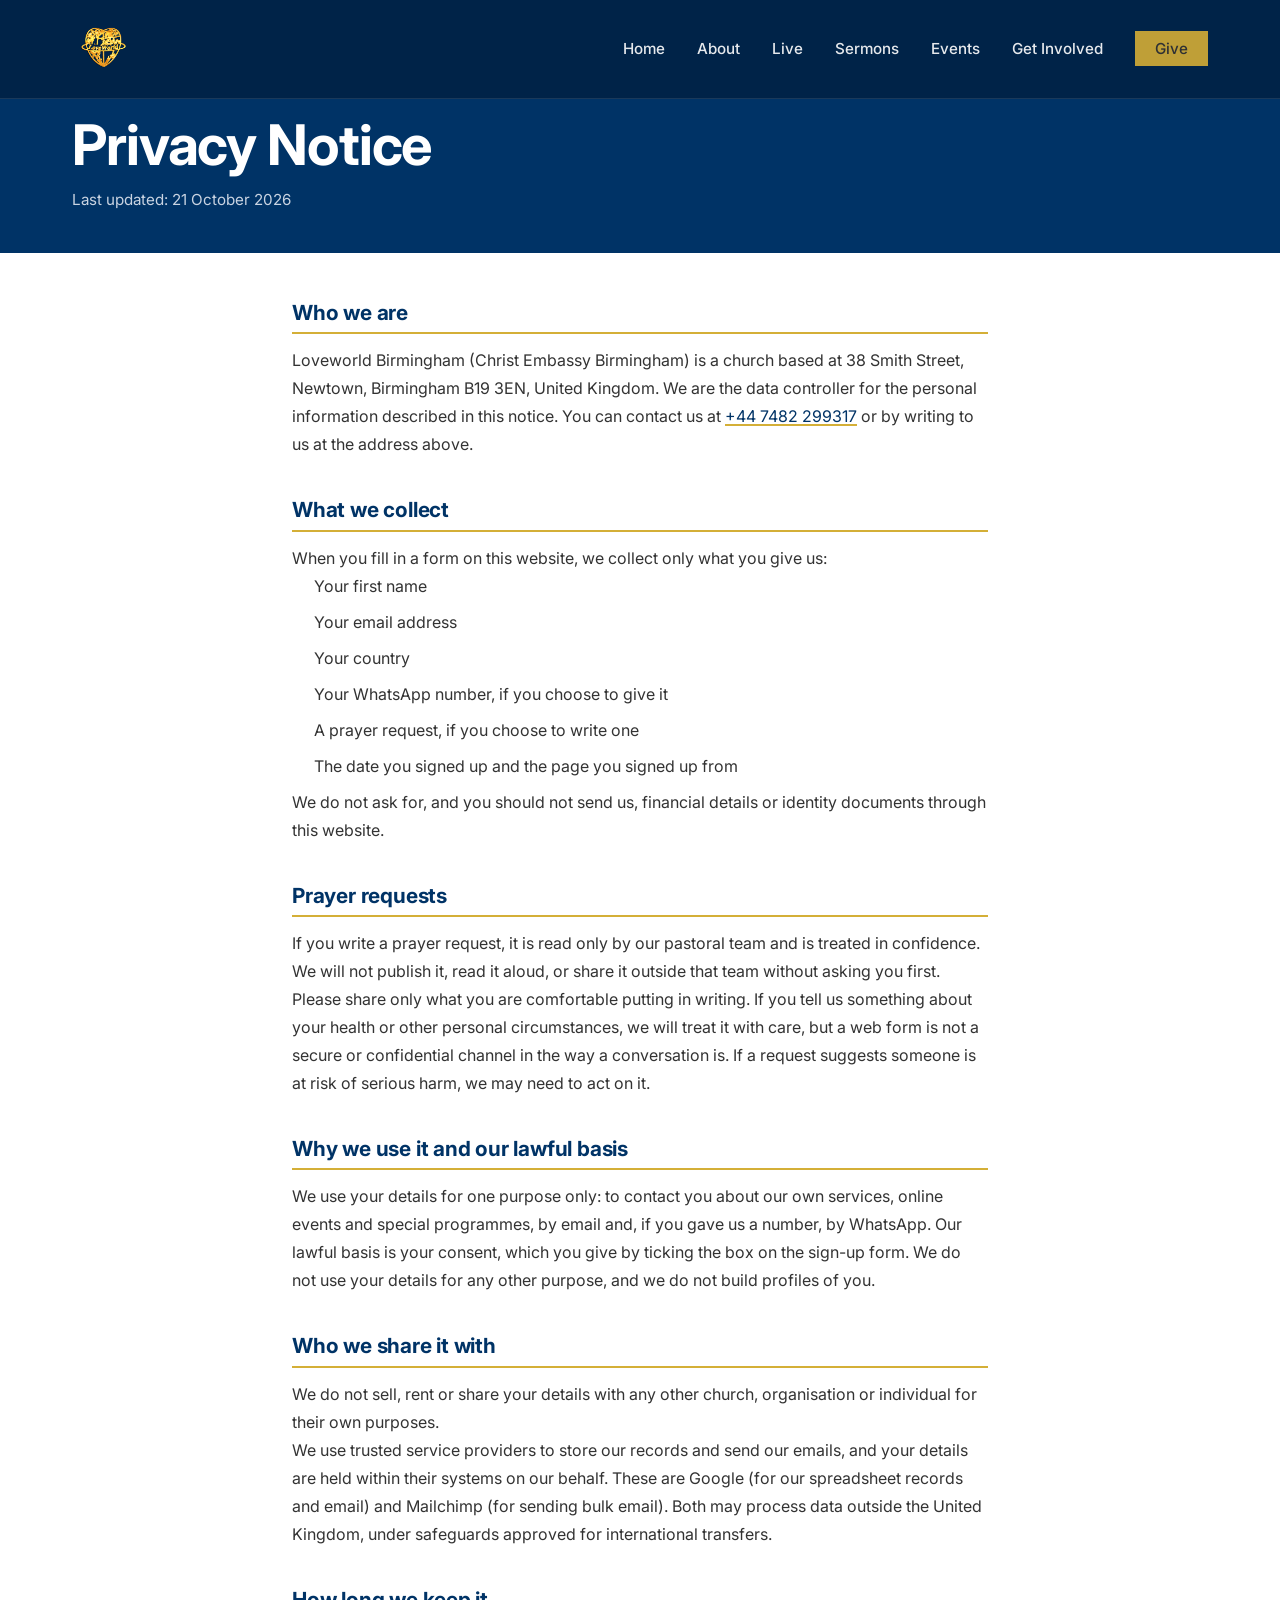
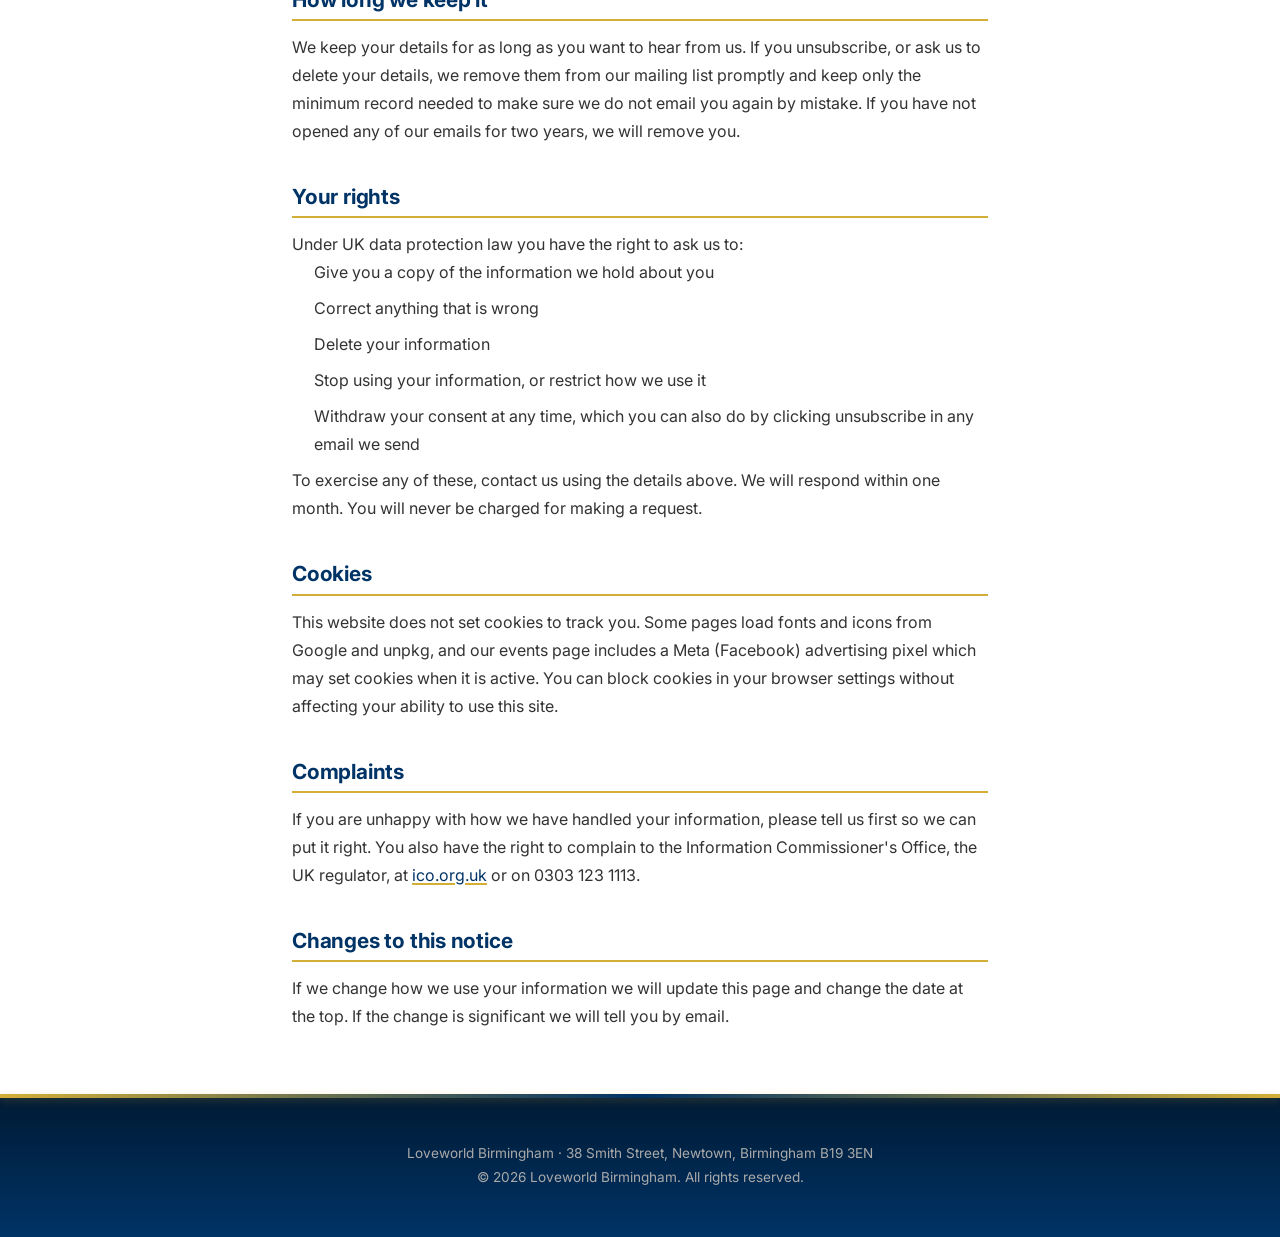
<file: privacy.html>
<!DOCTYPE html>
<html lang="en">

<head>
    <meta charset="UTF-8">
    <meta name="viewport" content="width=device-width, initial-scale=1.0">
    <title>Privacy Notice | Loveworld Birmingham</title>
    <meta name="description" content="How Loveworld Birmingham collects, uses and protects your personal information.">
    <link rel="canonical" href="https://loveworldbirmingham.org/privacy.html">
    <meta name="robots" content="index, follow">

    <link rel="preconnect" href="https://fonts.googleapis.com">
    <link rel="preconnect" href="https://fonts.gstatic.com" crossorigin>
    <link href="https://fonts.googleapis.com/css2?family=Inter:wght@400;500;600;700&display=swap" rel="stylesheet">

    <link rel="icon" type="image/png" sizes="32x32" href="/favicon.ico">
    <link rel="icon" type="image/png" sizes="192x192" href="assets/images/favicon-192.png">
    <link rel="apple-touch-icon" sizes="180x180" href="/apple-touch-icon.png">
    <link rel="stylesheet" href="styles/global.css">

    <style>
        .policy-hero { background: var(--color-primary); color: #fff; padding: 7rem 0 2.5rem; }
        .policy-hero h1 { color: #fff; margin: 0 0 0.5rem; }
        .policy-hero p { color: #c9d4e2; margin: 0; font-size: 0.95rem; }
        .policy { max-width: 46rem; margin: 3rem auto 4rem; padding: 0 1.25rem; }
        .policy h2 {
            color: var(--color-primary);
            font-size: 1.3rem;
            margin: 2.5rem 0 0.75rem;
            padding-bottom: 0.4rem;
            border-bottom: 2px solid var(--color-accent);
        }
        .policy h2:first-of-type { margin-top: 0; }
        .policy p, .policy li { color: var(--color-text-main); line-height: 1.75; }
        .policy ul { padding-left: 1.4rem; }
        .policy li { margin-bottom: 0.5rem; }
        .policy a { color: var(--color-primary); }
    </style>
</head>

<body>
    <nav class="navbar" id="navbar">
        <div class="container">
            <a href="index.html" class="logo"><img src="assets/images/LW-LOGO-2.png" alt="Loveworld Birmingham"
                    style="height: 50px; width: auto;">
            </a>
            <button class="menu-toggle" aria-label="Toggle menu">
                <span></span>
                <span></span>
                <span></span>
            </button>
            <ul class="nav-links">
                <li><a href="index.html">Home</a></li>
                <li><a href="about.html">About</a></li>
                <li><a href="live.html">Live</a></li>
                <li><a href="sermons.html">Sermons</a></li>
                <li><a href="events.html">Events</a></li>
                <li><a href="getinvolved.html">Get Involved</a></li>
                <li><a href="give.html" class="btn-sm">Give</a></li>
            </ul>
        </div>
    </nav>

    <header class="policy-hero">
        <div class="container">
            <h1>Privacy Notice</h1>
            <p>Last updated: 21 October 2026</p>
        </div>
    </header>

    <main class="policy">
        <h2>Who we are</h2>
        <p>Loveworld Birmingham (Christ Embassy Birmingham) is a church based at 38 Smith Street,
            Newtown, Birmingham B19 3EN, United Kingdom. We are the data controller for the personal
            information described in this notice. You can contact us at
            <a href="tel:+447482299317">+44 7482 299317</a> or by writing to us at the address above.</p>

        <h2>What we collect</h2>
        <p>When you fill in a form on this website, we collect only what you give us:</p>
        <ul>
            <li>Your first name</li>
            <li>Your email address</li>
            <li>Your country</li>
            <li>Your WhatsApp number, if you choose to give it</li>
            <li>A prayer request, if you choose to write one</li>
            <li>The date you signed up and the page you signed up from</li>
        </ul>
        <p>We do not ask for, and you should not send us, financial details or identity documents
            through this website.</p>

        <h2>Prayer requests</h2>
        <p>If you write a prayer request, it is read only by our pastoral team and is treated in
            confidence. We will not publish it, read it aloud, or share it outside that team without
            asking you first.</p>
        <p>Please share only what you are comfortable putting in writing. If you tell us something
            about your health or other personal circumstances, we will treat it with care, but a web
            form is not a secure or confidential channel in the way a conversation is. If a request
            suggests someone is at risk of serious harm, we may need to act on it.</p>

        <h2>Why we use it and our lawful basis</h2>
        <p>We use your details for one purpose only: to contact you about our own services, online
            events and special programmes, by email and, if you gave us a number, by WhatsApp. Our lawful basis is your consent, which you give by
            ticking the box on the sign-up form. We do not use your details for any other purpose,
            and we do not build profiles of you.</p>

        <h2>Who we share it with</h2>
        <p>We do not sell, rent or share your details with any other church, organisation or
            individual for their own purposes.</p>
        <p>We use trusted service providers to store our records and send our emails, and your
            details are held within their systems on our behalf. These are Google (for our
            spreadsheet records and email) and Mailchimp (for sending bulk email). Both may process
            data outside the United Kingdom, under safeguards approved for international transfers.</p>

        <h2>How long we keep it</h2>
        <p>We keep your details for as long as you want to hear from us. If you unsubscribe, or ask
            us to delete your details, we remove them from our mailing list promptly and keep only
            the minimum record needed to make sure we do not email you again by mistake. If you have
            not opened any of our emails for two years, we will remove you.</p>

        <h2>Your rights</h2>
        <p>Under UK data protection law you have the right to ask us to:</p>
        <ul>
            <li>Give you a copy of the information we hold about you</li>
            <li>Correct anything that is wrong</li>
            <li>Delete your information</li>
            <li>Stop using your information, or restrict how we use it</li>
            <li>Withdraw your consent at any time, which you can also do by clicking unsubscribe in
                any email we send</li>
        </ul>
        <p>To exercise any of these, contact us using the details above. We will respond within one
            month. You will never be charged for making a request.</p>

        <h2>Cookies</h2>
        <p>This website does not set cookies to track you. Some pages load fonts and icons from
            Google and unpkg, and our events page includes a Meta (Facebook) advertising pixel which
            may set cookies when it is active. You can block cookies in your browser settings
            without affecting your ability to use this site.</p>

        <h2>Complaints</h2>
        <p>If you are unhappy with how we have handled your information, please tell us first so we
            can put it right. You also have the right to complain to the Information Commissioner's
            Office, the UK regulator, at <a href="https://ico.org.uk" target="_blank"
                rel="noopener">ico.org.uk</a> or on 0303 123 1113.</p>

        <h2>Changes to this notice</h2>
        <p>If we change how we use your information we will update this page and change the date at
            the top. If the change is significant we will tell you by email.</p>
    </main>

    <footer style="background-color: var(--color-primary); color: var(--color-text-white); padding: 3rem 0;">
        <div class="container"
            style="text-align: center; color: #aaa; font-size: 0.85rem;">
            Loveworld Birmingham &middot; 38 Smith Street, Newtown, Birmingham B19 3EN<br>
            &copy; 2026 Loveworld Birmingham. All rights reserved.
        </div>
    </footer>

    <script src="scripts/main.js"></script>
</body>

</html>
</file>
<file: styles/global.css>
:root {
    /* Premium Color Palette - Loveworld Style */
    --color-primary: #003366;
    /* Deep Loveworld Blue */
    --color-primary-dark: #002244;
    --color-secondary: #f4f4f4;
    --color-accent: #D4AF37;
    /* Rich Gold */
    --color-accent-hover: #b3922b;
    --color-text-main: #333333;
    --color-text-light: #666666;
    --color-text-white: #ffffff;
    --color-background: #ffffff;
    --color-surface: #f8f9fa;
    --color-border: #e0e0e0;

    /* Typography */
    --font-heading: 'Inter',
        system-ui,
        -apple-system,
        sans-serif;
    --font-body: 'Inter',
        system-ui,
        -apple-system,
        sans-serif;

    /* Spacing */
    --spacing-xs: 0.5rem;
    --spacing-sm: 1rem;
    --spacing-md: 2rem;
    --spacing-lg: 4rem;
    --spacing-xl: 8rem;

    /* Transitions */
    --transition-fast: 0.2s ease;
    --transition-medium: 0.3s ease;
}

/* Reset & Base Styles */
* {
    box-sizing: border-box;
    margin: 0;
    padding: 0;
}

html {
    scroll-behavior: smooth;
}

body {
    font-family: var(--font-body);
    background-color: var(--color-background);
    color: var(--color-text-main);
    line-height: 1.7;
    -webkit-font-smoothing: antialiased;
}

a {
    text-decoration: none;
    color: inherit;
    transition: color var(--transition-fast);
}

ul {
    list-style: none;
}

img {
    max-width: 100%;
    display: block;
}

/* Typography Utilities */
h1,
h2,
h3,
h4,
h5,
h6 {
    font-family: var(--font-heading);
    font-weight: 700;
    line-height: 1.2;
    margin-bottom: var(--spacing-sm);
}

h1 {
    font-size: 3.5rem;
    letter-spacing: -0.02em;
}

h2 {
    font-size: 2.5rem;
    letter-spacing: -0.01em;
}

h3 {
    font-size: 1.75rem;
}

/* Layout Utilities */
.container {
    max-width: 1200px;
    margin: 0 auto;
    padding: 0 var(--spacing-md);
}

.section {
    padding: var(--spacing-xl) 0;
}

.bg-primary {
    background-color: var(--color-primary);
    color: var(--color-text-white);
}

.bg-alt {
    background-color: var(--color-surface);
}

.grid-split {
    display: grid;
    grid-template-columns: 1fr 1fr;
    gap: 4rem;
    align-items: center;
}

/* Button Component */
.btn {
    display: inline-block;
    padding: 1rem 2rem;
    background-color: var(--color-primary);
    color: var(--color-text-white);
    border: 2px solid var(--color-primary);
    border-radius: 4px;
    font-weight: 600;
    text-align: center;
    cursor: pointer;
    transition: all var(--transition-medium);
    box-shadow: 0 2px 8px rgba(0, 51, 102, 0.15);
}

.btn:hover {
    background-color: var(--color-primary-dark);
    border-color: var(--color-primary-dark);
    transform: translateY(-2px);
    box-shadow: 0 4px 12px rgba(0, 51, 102, 0.25);
}

.btn-accent {
    background-color: var(--color-accent);
    border-color: var(--color-accent);
}

.btn-accent:hover {
    background-color: transparent;
    color: var(--color-accent);
}

/* Navigation */
.navbar {
    position: absolute;
    top: 0;
    left: 0;
    right: 0;
    z-index: 1000;
    /* Ensure it's above hero content */
    padding: 1.5rem 0;
    /* Add padding for spacing */
    background: rgba(0, 34, 68, 0.85);
    /* Dark blue with transparency */
    backdrop-filter: blur(10px);
    /* Blur effect */
    border-bottom: 1px solid rgba(255, 255, 255, 0.1);
}

.navbar .container {
    display: flex;
    justify-content: space-between;
    align-items: center;
}

.logo h3 {
    color: var(--color-text-white);
    margin-bottom: 0;
    font-size: 1.5rem;
    font-weight: 700;
    letter-spacing: -0.02em;
}

.navbar.scrolled {
    position: fixed;
    background: rgba(255, 255, 255, 0.95);
    border-bottom: 1px solid var(--color-border);
}

.navbar.scrolled .logo h3 {
    color: var(--color-primary);
}

.navbar.scrolled .nav-links a {
    color: var(--color-text-main);
}

/* Fix hamburger menu visibility when scrolled on mobile */
.navbar.scrolled .menu-toggle span {
    background: var(--color-primary);
}


.nav-links {
    display: flex;
    gap: 2rem;
    align-items: center;
}

.nav-links li a {
    font-weight: 500;
    color: var(--color-text-white);
    /* White text for contrast */
    font-size: 0.95rem;
    opacity: 0.9;
    transition: opacity var(--transition-fast), color var(--transition-fast);
}

.nav-links li a:hover,
.nav-links li a.active {
    opacity: 1;
    color: var(--color-accent);
}

.btn-sm {
    padding: 0.5rem 1.25rem;
    font-size: 0.9rem;
    background-color: var(--color-accent) !important;
    /* Force gold bg */
    border-color: var(--color-accent) !important;
    color: var(--color-text-main) !important;
    /* Dark text on gold */
}

.btn-sm:hover {
    background-color: var(--color-accent-hover) !important;
    border-color: var(--color-accent-hover) !important;
    color: var(--color-text-white) !important;
}

/* Hamburger Menu Toggle */
.menu-toggle {
    display: none;
    flex-direction: column;
    gap: 5px;
    cursor: pointer;
    padding: 0.5rem;
    background: none;
    border: none;
    z-index: 1001;
}

.menu-toggle span {
    width: 25px;
    height: 3px;
    background: var(--color-text-white);
    transition: all 0.3s ease;
    border-radius: 2px;
}

.menu-toggle.active span:nth-child(1) {
    transform: rotate(45deg) translate(8px, 8px);
}

.menu-toggle.active span:nth-child(2) {
    opacity: 0;
}

.menu-toggle.active span:nth-child(3) {
    transform: rotate(-45deg) translate(7px, -7px);
}

/* Mobile Responsiveness */
@media (max-width: 768px) {
    :root {
        --spacing-md: 1.5rem;
        --spacing-xl: 4rem;
    }

    h1 {
        font-size: 2.5rem;
    }

    h2 {
        font-size: 2rem;
    }

    .navbar {
        position: relative;
        background: var(--color-primary);
        padding: 1rem 0;
    }

    .navbar .container {
        flex-direction: row;
        justify-content: space-between;
    }

    .menu-toggle {
        display: flex;
    }

    /* Make hamburger menu visible on mobile */
    .menu-toggle span {
        background: var(--color-text-white);
    }

    /* Critical: Change hamburger to dark when scrolled (white background) */
    .navbar.scrolled .menu-toggle span {
        background: var(--color-primary) !important;
    }

    .nav-links {
        position: fixed;
        top: 0;
        right: -100%;
        height: 100vh;
        width: 70%;
        max-width: 300px;
        background: var(--color-primary);
        flex-direction: column;
        gap: 0;
        padding: 5rem 2rem 2rem;
        transition: right 0.3s ease;
        z-index: 1000;
        box-shadow: -5px 0 15px rgba(0, 0, 0, 0.3);
    }

    .nav-links.active {
        right: 0;
    }

    .nav-links li {
        width: 100%;
        border-bottom: 1px solid rgba(255, 255, 255, 0.1);
    }

    .nav-links li a {
        display: block;
        padding: 1rem 0;
        font-size: 1rem;
        color: var(--color-text-white) !important;
    }

    /* Override scrolled state for mobile menu - keep text white */
    .navbar.scrolled .nav-links li a {
        color: var(--color-text-white) !important;
    }

    .hero-content h1 {
        font-size: 2rem;
        line-height: 1.2;
    }

    .hero-content p {
        font-size: 1rem;
    }

    /* Hero section mobile optimization */
    .hero {
        min-height: 50vh !important;
        padding: 2rem 0 1.5rem !important;
    }

    .hero-content span {
        font-size: 0.75rem !important;
        letter-spacing: 0.05em !important;
        margin-bottom: 0.75rem !important;
    }

    .hero-content h1 {
        font-size: 1.75rem !important;
        margin-bottom: 1rem !important;
    }

    .hero-content p {
        font-size: 0.95rem !important;
        margin-bottom: 1.5rem !important;
    }

    /* Stack buttons vertically on mobile */
    .hero-content div[style*="display: flex"] {
        flex-direction: column !important;
        gap: 0.75rem !important;
        width: 100%;
    }

    .hero-content .btn {
        width: 100%;
        text-align: center;
        padding: 0.875rem 1.5rem !important;
        font-size: 0.95rem !important;
    }

    .section {
        padding: 3rem 0;
    }

    .grid-split {
        grid-template-columns: 1fr;
        gap: 1rem;
        text-align: center;
    }

    .grid-split>div {
        max-width: 100%;
    }

    /* Section header mobile optimization */
    .section-header {
        flex-direction: column !important;
        align-items: flex-start !important;
        text-align: left;
    }

    .section-header a {
        font-size: 0.9rem !important;
    }

    /* Typography mobile adjustments */
    h2 {
        font-size: 1.75rem !important;
    }

    h3 {
        font-size: 1.5rem !important;
    }

    /* PCDL section mobile optimization */
    .grid-split h3 {
        font-size: 1.4rem !important;
        margin-top: 1rem !important;
    }

    .grid-split p {
        font-size: 0.95rem !important;
    }

    .grid-split .btn {
        width: 100%;
        display: block;
        text-align: center;
    }

    /* Logo mobile sizing */
    .logo img {
        height: 40px !important;
    }

    /* Container padding */
    .container {
        padding: 0 1.5rem;
    }

    /* Ensure images in grid-split don't overflow */
    .grid-split img {
        margin: 0 auto;
    }

    /* Reset order for Global Leadership so image is on top logically */
    .grid-split>div {
        order: unset !important;
    }
}

/* Giving Page Styles */
.give-options {
    display: grid;
    grid-template-columns: repeat(auto-fit, minmax(300px, 1fr));
    gap: 2rem;
    margin-top: -4rem;
    /* Overlap with hero */
    position: relative;
    z-index: 10;
}

.give-card {
    background: #ffffff;
    padding: 2.5rem;
    border-radius: 12px;
    box-shadow: 0 10px 30px rgba(0, 0, 0, 0.08);
    /* Premium shadow */
    text-align: center;
    border: 1px solid rgba(0, 0, 0, 0.05);
    transition: transform var(--transition-medium), box-shadow var(--transition-medium);
}

.give-card:hover {
    transform: translateY(-5px);
    box-shadow: 0 20px 40px rgba(0, 0, 0, 0.12);
}

.give-icon {
    width: 80px;
    height: 80px;
    background: var(--color-surface);
    border-radius: 50%;
    display: flex;
    align-items: center;
    justify-content: center;
    margin: 0 auto 1.5rem;
    color: var(--color-primary);
}

.give-details {
    margin-top: 1.5rem;
    text-align: left;
    background: var(--color-surface);
    padding: 1.5rem;
    border-radius: 8px;
}

.give-row {
    display: flex;
    justify-content: space-between;
    margin-bottom: 0.5rem;
    font-size: 0.9rem;
    padding-bottom: 0.5rem;
    border-bottom: 1px solid rgba(0, 0, 0, 0.05);
}

.give-row:last-child {
    margin-bottom: 0;
    padding-bottom: 0;
    border-bottom: none;
}

.kingspay-code {
    font-size: 2rem;
    font-weight: 800;
    color: var(--color-primary);
    background: var(--color-surface);
    padding: 1rem;
    border-radius: 8px;
    margin-top: 1rem;
    letter-spacing: 0.1em;
}

/* Hero Section */
.hero {
    min-height: 70vh;
    display: flex;
    align-items: center;
    justify-content: center;
    text-align: center;
    background: linear-gradient(135deg, var(--color-primary) 0%, var(--color-primary-dark) 100%);
    color: #fff;
    padding-top: 100px;
}

.hero h1 {
    color: #fff;
}

/* Back to Top Button */
.back-to-top {
    position: fixed;
    bottom: 2rem;
    right: 2rem;
    background-color: var(--color-accent);
    color: var(--color-primary);
    width: 50px;
    height: 50px;
    border-radius: 50%;
    display: flex;
    align-items: center;
    justify-content: center;
    cursor: pointer;
    opacity: 0;
    visibility: hidden;
    transition: all var(--transition-medium);
    box-shadow: 0 4px 12px rgba(212, 175, 55, 0.3);
    z-index: 999;
    border: none;
}

.back-to-top.visible {
    opacity: 1;
    visibility: visible;
}

.back-to-top:hover {
    background-color: var(--color-accent-hover);
    transform: translateY(-3px);
    box-shadow: 0 6px 16px rgba(212, 175, 55, 0.4);
}

/* WhatsApp Floating Button */
.whatsapp-float {
    position: fixed;
    bottom: 2rem;
    left: 2rem;
    background-color: #25D366;
    color: white;
    width: 60px;
    height: 60px;
    border-radius: 50%;
    display: flex;
    align-items: center;
    justify-content: center;
    cursor: pointer;
    transition: all var(--transition-medium);
    box-shadow: 0 4px 12px rgba(37, 211, 102, 0.3);
    z-index: 999;
    text-decoration: none;
}

.whatsapp-float:hover {
    background-color: #128C7E;
    transform: scale(1.1);
    box-shadow: 0 6px 16px rgba(37, 211, 102, 0.4);
}

@media (max-width: 768px) {
    .back-to-top {
        bottom: 1rem;
        right: 1rem;
        width: 45px;
        height: 45px;
    }

    .whatsapp-float {
        bottom: 1rem;
        left: 1rem;
        width: 50px;
        height: 50px;
    }
}

/* Hero Section Animations */
@keyframes fadeInUp {
    from {
        opacity: 0;
        transform: translateY(30px);
    }

    to {
        opacity: 1;
        transform: translateY(0);
    }
}

.hero-content>* {
    animation: fadeInUp 0.8s ease-out forwards;
}

.hero-content>*:nth-child(1) {
    animation-delay: 0.1s;
}

.hero-content>*:nth-child(2) {
    animation-delay: 0.3s;
}

.hero-content>*:nth-child(3) {
    animation-delay: 0.5s;
}

.hero-content>*:nth-child(4) {
    animation-delay: 0.7s;
}

/* Card Hover Effects */
.card,
[style*="border-radius: 8px"] {
    transition: transform var(--transition-medium), box-shadow var(--transition-medium);
}

.card:hover,
[style*="border-radius: 8px"]:hover {
    transform: translateY(-4px);
    box-shadow: 0 8px 24px rgba(0, 0, 0, 0.12) !important;
}

/* Link Hover in Body Text */
p a {
    color: var(--color-primary);
    text-decoration: underline;
    text-decoration-color: var(--color-accent);
    text-decoration-thickness: 2px;
    text-underline-offset: 2px;
    transition: all var(--transition-fast);
}

p a:hover {
    color: var(--color-accent);
    text-decoration-color: var(--color-primary);
}

/* Improved Section Spacing */
.section+.section {
    margin-top: 0;
}

/* ===== UI ENHANCEMENTS ===== */

/* 1. Fade-in Animation on Scroll */
.fade-in-section {
    opacity: 0;
    transform: translateY(30px);
    transition: opacity 0.8s ease-out, transform 0.8s ease-out;
}

.fade-in-section.is-visible {
    opacity: 1;
    transform: translateY(0);
}

/* Stagger animation delays for child elements */
.fade-in-section.delay-1 {
    transition-delay: 0.1s;
}

.fade-in-section.delay-2 {
    transition-delay: 0.2s;
}

.fade-in-section.delay-3 {
    transition-delay: 0.3s;
}

/* 2. Enhanced Hero Background with Texture */
.hero {
    position: relative;
    background: linear-gradient(135deg, var(--color-primary) 0%, var(--color-primary-dark) 100%);
    overflow: hidden;
}

.hero::before {
    content: '';
    position: absolute;
    top: 0;
    left: 0;
    right: 0;
    bottom: 0;
    background:
        radial-gradient(circle at 20% 50%, rgba(212, 175, 55, 0.08) 0%, transparent 50%),
        radial-gradient(circle at 80% 80%, rgba(255, 255, 255, 0.05) 0%, transparent 50%);
    pointer-events: none;
    z-index: 1;
}

.hero .container {
    position: relative;
    z-index: 2;
}

/* Subtle noise texture for depth */
.hero::after {
    content: '';
    position: absolute;
    top: 0;
    left: 0;
    right: 0;
    bottom: 0;
    background-image: url("data:image/svg+xml,%3Csvg viewBox='0 0 400 400' xmlns='http://www.w3.org/2000/svg'%3E%3Cfilter id='noiseFilter'%3E%3CfeTurbulence type='fractalNoise' baseFrequency='0.9' numOctaves='3' stitchTiles='stitch'/%3E%3C/filter%3E%3Crect width='100%25' height='100%25' filter='url(%23noiseFilter)' opacity='0.03'/%3E%3C/svg%3E");
    opacity: 0.4;
    pointer-events: none;
    z-index: 1;
}

/* 3. Enhanced Card Hover Effects */
.card {
    transition: transform 0.3s ease, box-shadow 0.3s ease;
    will-change: transform;
}

.card:hover {
    transform: translateY(-8px) scale(1.02);
    box-shadow: 0 12px 32px rgba(0, 51, 102, 0.15) !important;
}

/* Apply to ministry cards and other card-like elements */
[style*="border-radius: 12px"],
[style*="border-radius: 8px"] {
    transition: transform 0.3s ease, box-shadow 0.3s ease;
}

[style*="border-radius: 12px"]:hover,
[style*="border-radius: 8px"]:hover {
    transform: translateY(-6px);
    box-shadow: 0 10px 28px rgba(0, 0, 0, 0.12) !important;
}

/* 4. Decorative Footer Enhancement */
footer {
    position: relative;
}

footer::before {
    content: '';
    position: absolute;
    top: 0;
    left: 0;
    right: 0;
    height: 4px;
    background: linear-gradient(90deg,
            var(--color-accent) 0%,
            var(--color-primary) 50%,
            var(--color-accent) 100%);
    box-shadow: 0 2px 8px rgba(212, 175, 55, 0.3);
}

/* Add subtle pattern to footer */
footer {
    background: linear-gradient(180deg, #001a33 0%, var(--color-primary) 100%);
}

/* 5. Smooth Button Pulse Animation */
@keyframes pulse {

    0%,
    100% {
        box-shadow: 0 2px 8px rgba(212, 175, 55, 0.3);
    }

    50% {
        box-shadow: 0 4px 16px rgba(212, 175, 55, 0.5);
    }
}

.btn-accent {
    animation: pulse 3s ease-in-out infinite;
}

.btn-accent:hover {
    animation: none;
}

/* 6. Image Hover Effects for Gallery */
img[style*="object-fit: cover"] {
    transition: transform 0.4s ease, filter 0.4s ease;
}

img[style*="object-fit: cover"]:hover {
    transform: scale(1.05);
    filter: brightness(1.1);
}

/* Prevent image overflow on hover */
[style*="overflow: hidden"] {
    overflow: hidden !important;
}

/* 7. Smooth Scroll Indicator */
@keyframes scrollIndicator {

    0%,
    100% {
        transform: translateY(0);
        opacity: 1;
    }

    50% {
        transform: translateY(10px);
        opacity: 0.5;
    }
}

/* 8. Enhanced Focus States for Accessibility */
a:focus-visible,
button:focus-visible,
input:focus-visible {
    outline: 3px solid var(--color-accent);
    outline-offset: 2px;
    border-radius: 4px;
}

/* 9. Smooth Page Transitions */
body {
    animation: fadeIn 0.3s ease-in;
}

@keyframes fadeIn {
    from {
        opacity: 0;
    }

    to {
        opacity: 1;
    }
}

/* ===== END UI ENHANCEMENTS ===== */
</file>
